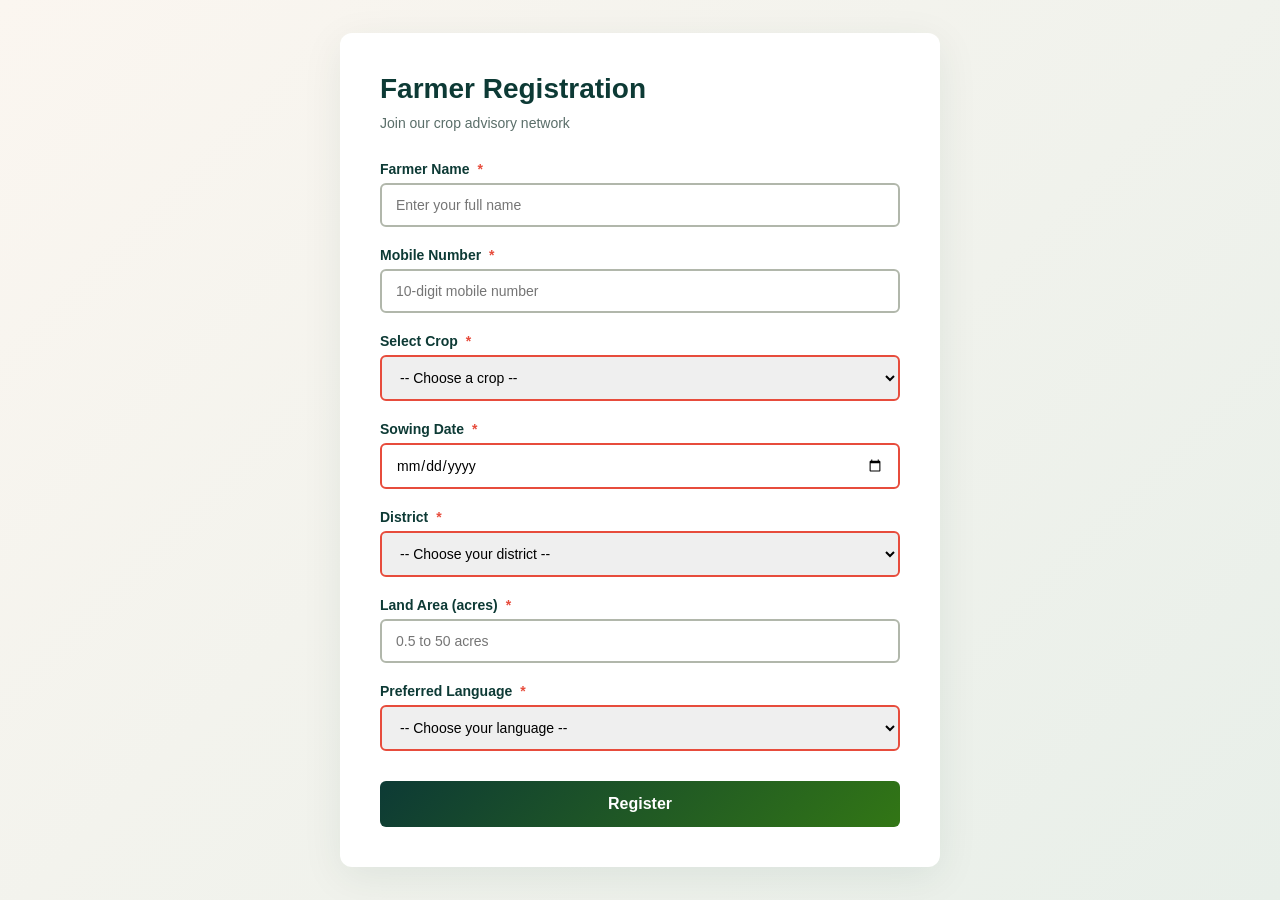
<file: index.html>
<!DOCTYPE html>
<html lang="en">
<head>
    <meta charset="UTF-8">
    <meta name="viewport" content="width=device-width, initial-scale=1.0">
    <title>Farmer Registration - Crop Advisory</title>
    <link rel="stylesheet" href="style.css">
</head>
<body>
    <div class="container">
        <h1>Farmer Registration</h1>
        <p class="subtitle">Join our crop advisory network</p>

        <div class="success-message" id="successMessage">
            ✓ Registration successful! Thank you for joining.
        </div>

        <form id="registrationForm" novalidate>
            <div class="form-group">
                <label for="name">
                    Farmer Name
                    <span class="required">*</span>
                </label>
                <input
                    type="text"
                    id="name"
                    name="farmerName"
                    minlength="2"
                    required
                    placeholder="Enter your full name"
                />
                <div class="error-message">Name must be at least 2 characters</div>
            </div>

            <div class="form-group">
                <label for="mobile">
                    Mobile Number
                    <span class="required">*</span>
                </label>
                <input
                    type="tel"
                    id="mobile"
                    name="mobileNumber"
                    pattern="[0-9]{10}"
                    required
                    placeholder="10-digit mobile number"
                />
                <div class="error-message">Please enter a valid 10-digit mobile number</div>
            </div>

            <div class="form-group">
                <label for="crop">
                    Select Crop
                    <span class="required">*</span>
                </label>
                <select id="crop" name="crop" required>
                    <option value="">-- Choose a crop --</option>
                    <option value="rice">Rice</option>
                    <option value="tomato">Tomato</option>
                    <option value="groundnut">Groundnut</option>
                </select>
                <div class="error-message">Please select a crop</div>
            </div>

            <div class="form-group">
                <label for="sowingDate">
                    Sowing Date
                    <span class="required">*</span>
                </label>
                <input
                    type="date"
                    id="sowingDate"
                    name="sowingDate"
                    required
                />
                <div class="error-message">Sowing date cannot be in the future</div>
            </div>

            <div class="form-group">
                <label for="district">
                    District
                    <span class="required">*</span>
                </label>
                <select id="district" name="district" required>
                    <option value="">-- Choose your district --</option>
                    <option value="chennai">Chennai</option>
                    <option value="coimbatore">Coimbatore</option>
                    <option value="madurai">Madurai</option>
                    <option value="salem">Salem</option>
                    <option value="tiruppur">Tiruppur</option>
                    <option value="vellore">Vellore</option>
                    <option value="erode">Erode</option>
                    <option value="kanchipuram">Kanchipuram</option>
                    <option value="villupuram">Villupuram</option>
                    <option value="ramanathapuram">Ramanathapuram</option>
                    <option value="Dindigul">Dindigul</option>
                </select>
                <div class="error-message">Please select your district</div>
            </div>

            <div class="form-group">
                <label for="area">
                    Land Area (acres)
                    <span class="required">*</span>
                </label>
                <input
                    type="number"
                    id="area"
                    name="landArea"
                    min="0.5"
                    max="50"
                    step="0.5"
                    required
                    placeholder="0.5 to 50 acres"
                />
                <div class="error-message">Land area must be between 0.5 and 50 acres</div>
            </div>

            <div class="form-group">
                <label for="language">
                    Preferred Language
                    <span class="required">*</span>
                </label>
                <select id="language" name="language" required>
                    <option value="">-- Choose your language --</option>
                    <option value="tamil">Tamil</option>
                    <option value="telugu">Telugu</option>
                    <option value="hindi">Hindi</option>
                    <option value="english">English</option>
                </select>
                <div class="error-message">Please select a language</div>
            </div>

            <button type="submit" id="registerBtn">Register</button>
        </form>
    </div>
    <script src="app.js"></script>
    <script>
        // On page load: if already registered, skip to dashboard
        if (localStorage.getItem('farmerProfile')) {
            window.location.href = 'dashboard.html';
        }
    </script>
</body>
</html>
</file>
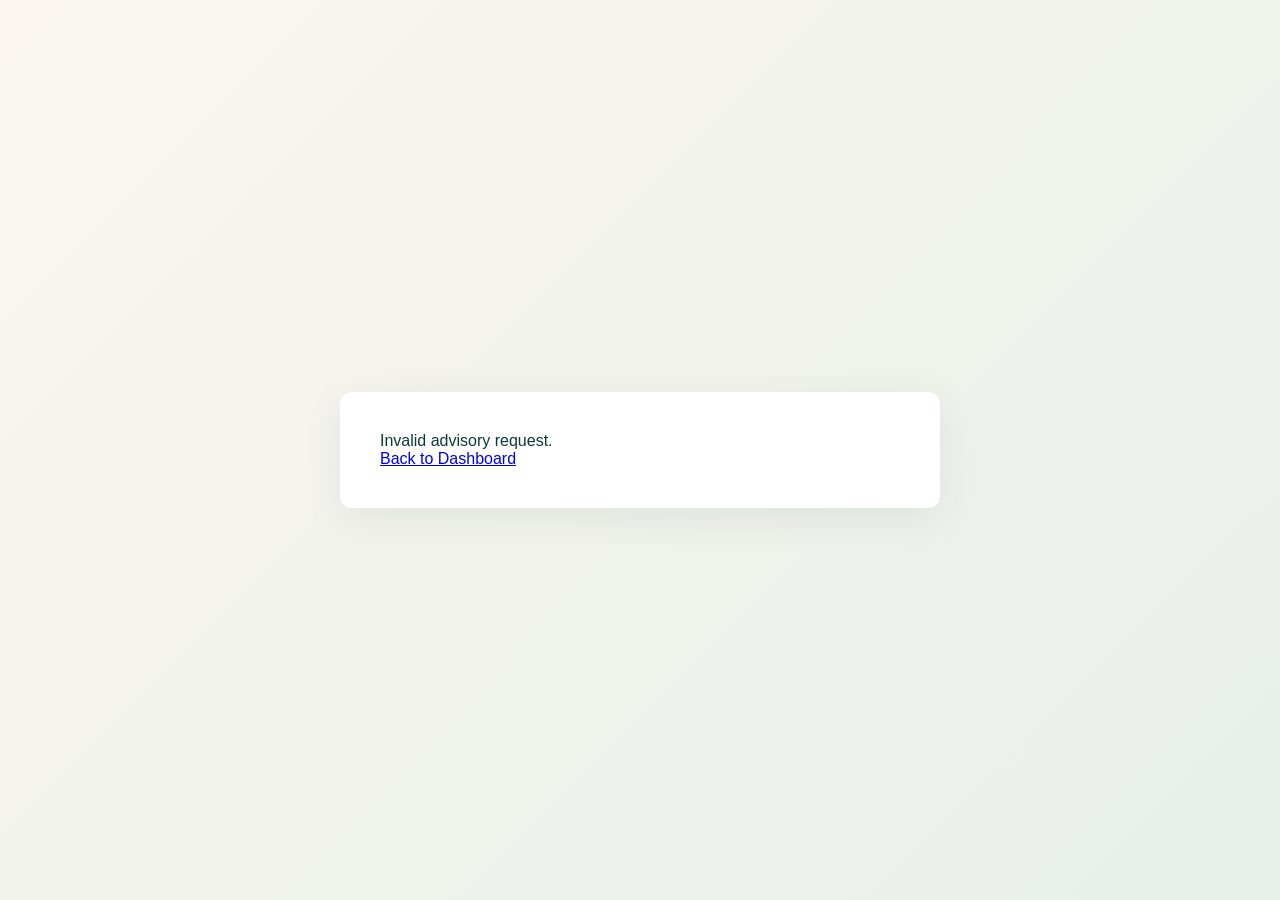
<file: advisory.html>
<!DOCTYPE html>
<html lang="en">
<head>
    <meta charset="UTF-8">
    <meta name="viewport" content="width=device-width, initial-scale=1.0">
    <title>Full Advisory - Crop Advisory</title>
    <link rel="stylesheet" href="style.css">
    <style>
        .advisory-detail {
            margin-bottom: 28px;
        }

        .advisory-detail h3 {
            color: var(--secondary);
            font-size: 16px;
            margin-bottom: 8px;
            text-transform: uppercase;
            letter-spacing: 0.5px;
        }

        .advisory-detail p {
            color: #555;
            line-height: 1.7;
            margin: 0;
        }

        .advisory-grid {
            display: grid;
            grid-template-columns: 1fr 1fr;
            gap: 24px;
            margin-bottom: 24px;
        }

        .stage-header {
            background: var(--gradient-primary);
            color: white;
            padding: 24px;
            border-radius: 8px;
            margin-bottom: 28px;
        }

        .stage-header h1 {
            margin: 0;
            font-size: 32px;
            color: white;
        }

        .stage-header .stage-info {
            margin-top: 12px;
            font-size: 14px;
            opacity: 0.95;
        }

        .back-button {
            display: inline-block;
            background: #f0f0f0;
            color: #333;
            padding: 10px 16px;
            border-radius: 6px;
            text-decoration: none;
            font-size: 14px;
            margin-bottom: 20px;
            transition: background 0.2s;
        }

        .back-button:hover {
            background: #e0e0e0;
        }

        .harvest-signal {
            background: #fff3cd;
            border-left: 4px solid #ffc107;
            padding: 16px;
            border-radius: 4px;
            margin-bottom: 20px;
        }

        .market-signal {
            background: #e8f4f8;
            border-left: 4px solid #17a2b8;
            padding: 16px;
            border-radius: 4px;
        }

        @media (max-width: 600px) {
            .advisory-grid {
                grid-template-columns: 1fr;
                gap: 16px;
            }

            .stage-header h1 {
                font-size: 24px;
            }

            .stage-header {
                padding: 16px;
            }
        }
    </style>
</head>
<body>
    <div class="container">
        <a href="dashboard.html" class="back-button">← Back to Dashboard</a>

        <div class="stage-header">
            <h1 id="stage-title">Loading...</h1>
            <div class="stage-info">
                <span id="crop-name">Crop</span> •
                <span id="day-range">Stage days</span>
            </div>
        </div>

        <div class="advisory-grid">
            <div class="advisory-detail">
                <h3>🌱 Fertilizer</h3>
                <p id="fertilizer">Loading...</p>
            </div>

            <div class="advisory-detail">
                <h3>💧 Irrigation</h3>
                <p id="irrigation">Loading...</p>
            </div>

            <div class="advisory-detail">
                <h3>🐛 Pest Watch</h3>
                <p id="pest-watch">Loading...</p>
            </div>

            <div class="advisory-detail">
                <h3>🦠 Disease Risk</h3>
                <p id="disease-risk">Loading...</p>
            </div>
        </div>

        <div class="harvest-signal">
            <h3 style="margin-top: 0; color: #856404;">✓ Harvest Signal</h3>
            <p id="harvest-signal">Loading...</p>
        </div>

        <div class="market-signal">
            <h3 style="margin-top: 0; color: #004085;">📊 Market Signal</h3>
            <p id="market-signal">Loading...</p>
        </div>

        <div style="text-align: center; margin-top: 32px; padding-top: 20px; border-top: 2px solid #e0e0e0;">
            <a href="dashboard.html" class="back-button">← Back to Dashboard</a>
        </div>
    </div>

    <script src="app.js"></script>
    <script>
        function loadAdvisory() {
            const params = new URLSearchParams(window.location.search);
            const crop = params.get('crop');
            const stageNum = parseInt(params.get('stage'));

            if (!crop || !stageNum) {
                document.body.innerHTML = '<div class="container"><p>Invalid advisory request.</p><a href="dashboard.html">Back to Dashboard</a></div>';
                return;
            }

            fetch('advisory.json')
                .then(res => res.json())
                .then(data => {
                    const stages = data[crop];
                    const stage = stages.find(s => s.stage === stageNum);

                    if (!stage) {
                        document.body.innerHTML = '<div class="container"><p>Stage not found.</p><a href="dashboard.html">Back to Dashboard</a></div>';
                        return;
                    }

                    // Capitalize crop name
                    const cropDisplay = crop.charAt(0).toUpperCase() + crop.slice(1);

                    // Populate advisory
                    document.getElementById('stage-title').textContent = stage.name;
                    document.getElementById('crop-name').textContent = cropDisplay;
                    document.getElementById('day-range').textContent = `Day ${stage.day_start} - ${stage.day_end}`;
                    document.getElementById('fertilizer').textContent = stage.fertilizer;
                    document.getElementById('irrigation').textContent = stage.irrigation;
                    document.getElementById('pest-watch').textContent = stage.pest_watch;
                    document.getElementById('disease-risk').textContent = stage.disease_risk;
                    document.getElementById('harvest-signal').textContent = stage.harvest_signal;
                    document.getElementById('market-signal').textContent = stage.market_signal;
                })
                .catch(err => {
                    console.error('Failed to load advisory:', err);
                    document.body.innerHTML = '<div class="container"><p>Failed to load advisory data.</p><a href="dashboard.html">Back to Dashboard</a></div>';
                });
        }

        document.addEventListener('DOMContentLoaded', loadAdvisory);
    </script>
</body>
</html>
</file>
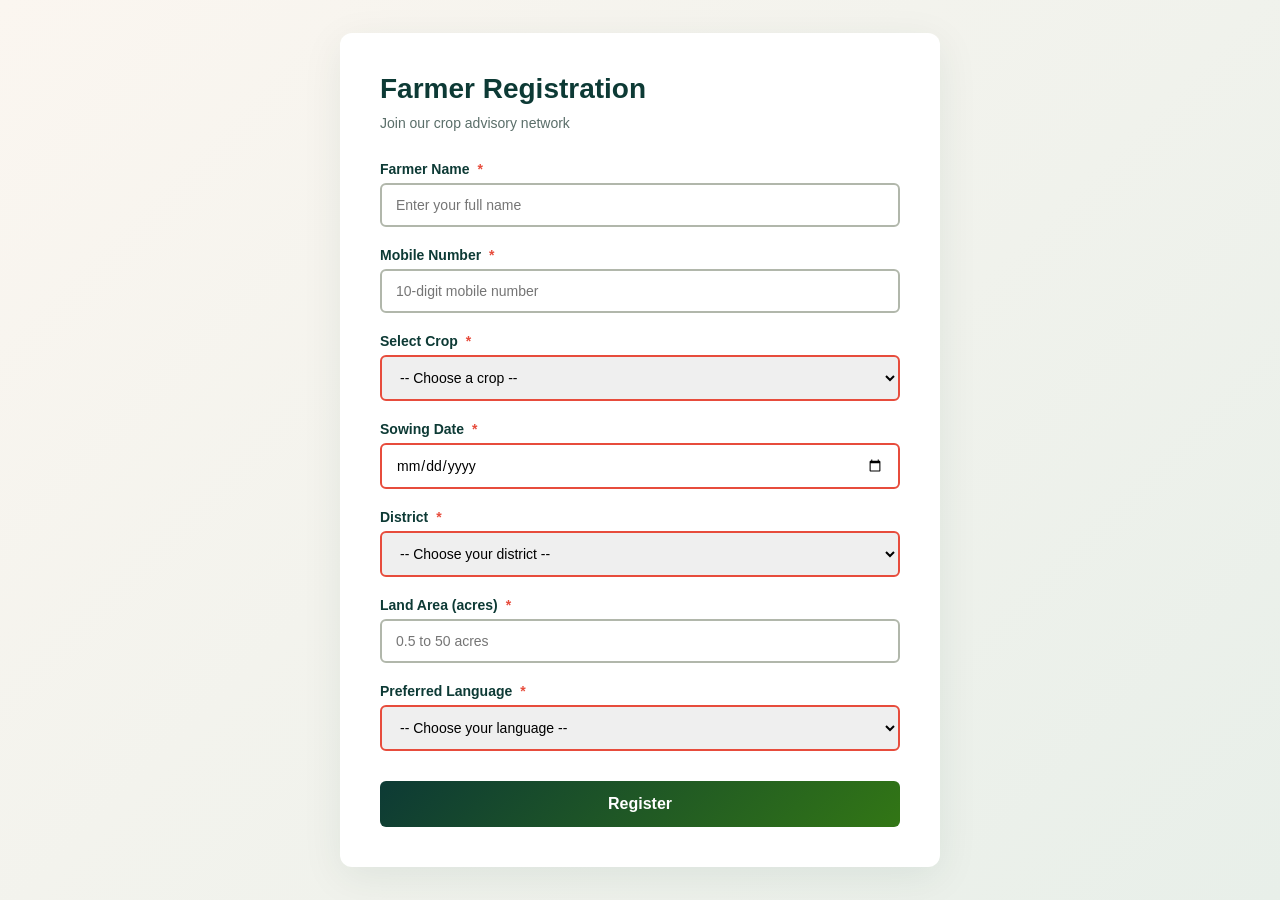
<file: dashboard.html>
<!DOCTYPE html>
<html lang="en">
<head>
    <meta charset="UTF-8">
    <meta name="viewport" content="width=device-width, initial-scale=1.0">
    <title>Crop Stage Dashboard - Crop Advisory</title>
    <link rel="stylesheet" href="style.css">
    <style>/* Dashboard-specific styles */
.dashboard-header {
    display: flex;
    justify-content: space-between;
    align-items: flex-start;
    margin-bottom: 30px;
    padding-bottom: 20px;
    border-bottom: 2px solid #e0e0e0;
}

.farmer-info h1 {
    margin: 0;
    color: #333;
}

.crop-badge {
    display: inline-block;
    background: var(--gradient-primary);
    color: white;
    padding: 6px 16px;
    border-radius: 20px;
    font-size: 12px;
    font-weight: 600;
    margin-top: 8px;
}

.days-counter {
    text-align: right;
    font-size: 14px;
    color: #666;
}

.days-counter p {
    margin: 0;
    font-weight: 500;
    color: var(--secondary);
}

.stage-section {
    position: relative;
    margin-bottom: 30px;
}

.current-stage {
    font-size: 24px;
    color: #333;
    margin: 0 0 20px 0;
}

.new-badge {
    display: none;
    background: #ff6b6b;
    color: white;
    padding: 4px 12px;
    border-radius: 4px;
    font-size: 11px;
    font-weight: 700;
    position: absolute;
    top: 0;
    right: 0;
}

.progress-section {
    margin-bottom: 30px;
}

.progress-section h3 {
    font-size: 14px;
    color: #666;
    margin-bottom: 16px;
}

.progress-bar {
    display: flex;
    justify-content: space-between;
    gap: 12px;
    align-items: center;
    border-radius: 0%;
}

.stage-dot {
    width: 24px;
    height: 24px;
    border-radius: 50%;
    border: 2px solid #e0e0e0;
    background: white;
    display: flex;
    align-items: center;
    justify-content: center;
    font-size: 12px;
    font-weight: bold;
    color: #999;
    transition: all 0.3s ease;
}

.stage-dot.active {
    background: #4CAF50;
    border-color: #4CAF50;
    color: white;
    box-shadow: 0 0 8px rgba(76, 175, 80, 0.4);
    animation: pulse 2s infinite;
}

.stage-dot.completed {
    background: #81C784;
    border-color: #81C784;
    color: white;
}

@keyframes pulse {
    0% {
        box-shadow: 0 0 8px rgba(76, 175, 80, 0.4);
    }
    50% {
        box-shadow: 0 0 16px rgba(76, 175, 80, 0.6);
    }
    100% {
        box-shadow: 0 0 8px rgba(76, 175, 80, 0.4);
    }
}

.advisory-card {
    background: #f8f9fa;
    border: 1px solid #e0e0e0;
    border-radius: 8px;
    padding: 24px;
    margin-bottom: 30px;
    border-color: #333;
}

.advisory-card h3 {
    margin-top: 0;
    color: #333;
    font-size: 16px;
}

#advisory-preview {
    color: #555;
    line-height: 1.6;
    margin: 16px 0;
    font-size: 14px;
}

.advisory-btn {
    display: inline-block;
    background: var(--gradient-primary);
    color: white;
    padding: 10px 20px;
    border-radius: 6px;
    text-decoration: none;
    font-size: 14px;
    font-weight: 600;
    transition: transform 0.2s, box-shadow 0.2s;
}

.advisory-btn:hover {
    transform: translateY(-2px);
    box-shadow: 0 6px 16px rgba(13, 58, 53, 0.2);
}

.dashboard-footer {
    text-align: center;
    padding-top: 20px;
    border-top: 2px solid #e0e0e0;
}

.back-link {
    color: var(--secondary);
    text-decoration: none;
    font-size: 14px;
    font-weight: 500;
    transition: color 0.2s;
}

.back-link:hover {
    color: var(--primary);
    text-decoration: underline;
}

@media (max-width: 600px) {
    .dashboard-header {
        flex-direction: column;
        gap: 16px;
    }

    .days-counter {
        text-align: left;
    }

    .new-badge {
        position: static;
        display: inline-block;
        margin-left: 8px;
    }

    .progress-bar {
        gap: 8px;
    }

    .stage-dot {
        width: 20px;
        height: 20px;
        font-size: 10px;
    }

    .advisory-card {
        padding: 16px;
    }

    .current-stage {
        font-size: 20px;
    }
}</style>
</head>
<body>
    <div class="container">
        <!-- Critical Stage Alert Banner -->
        <div class="critical-alert" id="criticalAlert" style="display:none;">
            <div class="alert-icon">⚠️</div>
            <div class="alert-content">
                <h3>Critical Stage Alert</h3>
                <p id="alertMessage">This stage requires immediate attention and close monitoring!</p>
            </div>
        </div>

        <div class="dashboard-header">
            <div class="farmer-info">
                <h1 id="farmer-name">Hello, Farmer</h1>
                <span class="crop-badge" id="crop-badge">Crop</span>
            </div>
            <div class="days-counter">
                <p id="days-count">0 days since sowing</p>
                <button class="edit-profile-btn" id="editProfileBtn">✏️ Edit</button>
            </div>
        </div>

        <div class="stage-section">
            <h2 id="stage-name" class="current-stage">Current Stage</h2>
            <span class="new-badge" id="new-badge">NEW STAGE</span>
        </div>

        <div class="progress-section">
            <h3>Progress</h3>
            <div class="linear-progress-bar" id="progressBar"></div>
        </div>

        <div class="advisory-card">
            <h3>Today's Advisory</h3>
            <p id="advisory-preview">Loading advisory...</p>
            <a id="advisory-link" href="advisory.html" class="advisory-btn">Read Full Advisory →</a>
        </div>

        <div class="dashboard-footer">
            <button class="back-link back-btn">← Back to Registration</button>
        </div>

        <!-- Stage Details Modal -->
        <div class="stage-modal" id="stageModal">
            <div class="modal-overlay" id="modalOverlay"></div>
            <div class="modal-content">
                <button class="modal-close" id="closeModal">✕</button>
                <div class="modal-header-with-tag">
                    <h2 id="modal-stage-name">Stage Name</h2>
                    <span class="critical-tag" id="criticalTag" style="display:none;">CRITICAL</span>
                </div>
                <div class="modal-stage-info">
                    <div class="info-item">
                        <strong>Days:</strong> <span id="modal-day-range"></span>
                    </div>
                </div>
                <div class="modal-advisory-section">
                    <h3>🌱 Fertilizer</h3>
                    <p id="modal-fertilizer"></p>
                </div>
                <div class="modal-advisory-section">
                    <h3>💧 Irrigation</h3>
                    <p id="modal-irrigation"></p>
                </div>
                <div class="modal-advisory-section">
                    <h3>🐛 Pest Watch</h3>
                    <p id="modal-pest-watch"></p>
                </div>
                <div class="modal-advisory-section">
                    <h3>🦠 Disease Risk</h3>
                    <p id="modal-disease-risk"></p>
                </div>
            </div>
        </div>

        <!-- Edit Profile Modal -->
        <div class="edit-modal" id="editModal">
            <div class="modal-overlay" id="editModalOverlay"></div>
            <div class="modal-content">
                <button class="modal-close" id="closeEditModal">✕</button>
                <h2>Edit Profile</h2>
                <div class="form-group">
                    <label for="editCrop">Crop</label>
                    <select id="editCrop" class="form-control">
                        <option value="rice">Rice</option>
                        <option value="tomato">Tomato</option>
                        <option value="groundnut">Groundnut</option>
                    </select>
                </div>
                <div class="form-group">
                    <label for="editSowingDate">Sowing Date</label>
                    <input type="date" id="editSowingDate" class="form-control">
                </div>
                <div class="button-group">
                    <button id="saveProfileBtn" class="save-btn">Save Changes</button>
                    <button id="cancelEditBtn" class="cancel-btn">Cancel</button>
                </div>
            </div>
        </div>
    </div>

    <script src="app.js"></script>
    <script src="dashboard.js"></script>
     
</body>
</html>
</file>
<file: style.css>
:root {
    --primary: #0D3A35;
    --secondary: #327615;
    --accent: #276152;
    --muted: #B1B7AB;
    --bg-main: #FBF6F0;
    --bg-card: #ffffff;
    --text-main: #0D3A35;
    --text-muted: #5a6e69;
    --border: #B1B7AB;
    --gradient-primary: linear-gradient(135deg, #0D3A35 0%, #327615 100%);
}

* {
    margin: 0;
    padding: 0;
    box-sizing: border-box;
}

body {
    font-family: -apple-system, BlinkMacSystemFont, 'Segoe UI', Roboto, Oxygen, Ubuntu, Cantarell, sans-serif;
    background: linear-gradient(135deg, var(--bg-main) 0%, #E8EFE9 100%);
    min-height: 100vh;
    display: flex;
    justify-content: center;
    align-items: center;
    padding: 20px;
    color: var(--text-main);
}

.container {
    background: var(--bg-card);
    border-radius: 12px;
    box-shadow: 0 10px 40px rgba(13, 58, 53, 0.08);
    padding: 40px;
    width: 100%;
    max-width: 600px;
}

h1 {
    color: var(--primary);
    margin-bottom: 10px;
    font-size: 28px;
}

.subtitle {
    color: var(--text-muted);
    margin-bottom: 30px;
    font-size: 14px;
}

form {
    display: flex;
    flex-direction: column;
    gap: 20px;
}

.form-group {
    display: flex;
    flex-direction: column;
    gap: 6px;
}

label {
    font-weight: 600;
    color: var(--primary);
    font-size: 14px;
}

.required {
    color: #e74c3c;
    margin-left: 4px;
}

/* Form input fields targeting by type and tag */
input[type="text"],
input[type="tel"],
input[type="date"],
input[type="number"],
select {
    padding: 12px 14px;
    border: 2px solid var(--border);
    border-radius: 6px;
    font-size: 14px;
    font-family: inherit;
    transition: border-color 0.3s, box-shadow 0.3s;
    width: 100%;
}

input[type="text"]:focus,
input[type="tel"]:focus,
input[type="date"]:focus,
input[type="number"]:focus,
select:focus {
    outline: none;
    border-color: var(--accent);
    box-shadow: 0 0 0 3px rgba(39, 97, 82, 0.1);
}

input:invalid:not(:placeholder-shown),
select:invalid {
    border-color: #e74c3c;
}

.error-message {
    color: #e74c3c;
    font-size: 12px;
    margin-top: 4px;
    display: none;
}

.error-message.show {
    display: block;
}

.form-group.invalid .error-message {
    display: block;
}

.form-group.invalid input,
.form-group.invalid select {
    border-color: #e74c3c;
}

/* Explicitly styling your new Register Button ID */
#registerBtn {
    background: var(--gradient-primary);
    color: white;
    border: none;
    padding: 14px 28px;
    border-radius: 6px;
    font-size: 16px;
    font-weight: 600;
    cursor: pointer;
    transition: transform 0.2s, box-shadow 0.2s;
    margin-top: 10px;
    width: 100%; /* Makes the button look neat and full-width inside the form */
}

#registerBtn:hover {
    transform: translateY(-2px);
    box-shadow: 0 8px 20px rgba(13, 58, 53, 0.25);
}

#registerBtn:active {
    transform: translateY(0);
}

.success-message {
    display: none;
    background: #d4edda;
    color: #155724;
    padding: 16px;
    border-radius: 6px;
    margin-bottom: 20px;
    border: 1px solid #c3e6cb;
    text-align: center;
}

.success-message.show {
    display: block;
}

/* Responsive adjustments */
@media (max-width: 600px) {
    .container {
        padding: 24px;
    }

    h1 {
        font-size: 24px;
    }

    input[type="text"],
    input[type="tel"],
    input[type="date"],
    input[type="number"],
    select {
        padding: 10px 12px;
        font-size: 16px;
    }
}


/* Stage Dot Interactive Styles */
.stage-dot {
    cursor: pointer;
}

.stage-dot:hover:not(.active):not(.completed) {
    border-color: var(--secondary);
    background: #f0f0f0;
    transform: scale(1.1);
}

.stage-dot.active:hover {
    transform: scale(1.15);
}

.stage-dot.completed:hover {
    transform: scale(1.1);
    box-shadow: 0 0 8px rgba(129, 199, 132, 0.4);
}

/* Modal Styles */
.stage-modal {
    display: none;
    position: fixed;
    top: 0;
    left: 0;
    width: 100%;
    height: 100%;
    z-index: 1000;
}

.stage-modal.active {
    display: flex;
    align-items: center;
    justify-content: center;
}

.modal-overlay {
    position: absolute;
    top: 0;
    left: 0;
    width: 100%;
    height: 100%;
    background: rgba(0, 0, 0, 0.5);
    cursor: pointer;
}

.modal-content {
    position: relative;
    background: white;
    border-radius: 12px;
    padding: 32px;
    max-width: 600px;
    max-height: 80vh;
    overflow-y: auto;
    box-shadow: 0 20px 60px rgba(0, 0, 0, 0.3);
    animation: slideUp 0.3s ease;
}

@keyframes slideUp {
    from {
        opacity: 0;
        transform: translateY(20px);
    }
    to {
        opacity: 1;
        transform: translateY(0);
    }
}

.modal-close {
    position: absolute;
    top: 16px;
    right: 16px;
    background: #f0f0f0;
    border: none;
    width: 32px;
    height: 32px;
    border-radius: 50%;
    cursor: pointer;
    font-size: 18px;
    font-weight: bold;
    color: #666;
    transition: background 0.2s, color 0.2s;
    display: flex;
    align-items: center;
    justify-content: center;
}

.modal-close:hover {
    background: #e0e0e0;
    color: #333;
}

#modal-stage-name {
    color: #333;
    font-size: 28px;
    margin-bottom: 16px;
    margin-top: 0;
}

.modal-stage-info {
    background: #f8f9fa;
    padding: 12px 16px;
    border-radius: 6px;
    margin-bottom: 20px;
    font-size: 14px;
    color: #555;
}

.modal-advisory-section {
    margin-bottom: 20px;
}

.modal-advisory-section h3 {
    color: var(--secondary);
    font-size: 14px;
    text-transform: uppercase;
    margin: 0 0 8px 0;
    letter-spacing: 0.5px;
}

.modal-advisory-section p {
    color: #555;
    line-height: 1.6;
    margin: 0;
    font-size: 14px;
}

/* Back button button element styling */
.back-btn {
    border: none;
    background: none;
    padding: 0;
    cursor: pointer;
    font-family: inherit;
}

@media (max-width: 600px) {
    .modal-content {
        max-width: 90%;
        padding: 24px;
        margin: 16px;
    }

    #modal-stage-name {
        font-size: 22px;
    }

    .modal-close {
        width: 28px;
        height: 28px;
        font-size: 16px;
    }

    .stage-dot:hover:not(.active):not(.completed) {
        transform: scale(1.05);
    }
}

/* Critical Stage Alert Banner */
.critical-alert {
    display: flex;
    align-items: center;
    gap: 16px;
    background: #fff3cd;
    border-left: 5px solid #ff9800;
    padding: 16px 20px;
    border-radius: 6px;
    margin-bottom: 24px;
    animation: slideDown 0.3s ease;
}

@keyframes slideDown {
    from {
        opacity: 0;
        transform: translateY(-10px);
    }
    to {
        opacity: 1;
        transform: translateY(0);
    }
}

.alert-icon {
    font-size: 24px;
    flex-shrink: 0;
}

.alert-content h3 {
    color: #856404;
    margin: 0 0 4px 0;
    font-size: 16px;
}

.alert-content p {
    color: #856404;
    margin: 0;
    font-size: 14px;
}

/* Edit Profile Button */
.edit-profile-btn {
    background: var(--gradient-primary);
    color: white;
    border: none;
    padding: 8px 16px;
    border-radius: 6px;
    font-size: 12px;
    font-weight: 600;
    cursor: pointer;
    transition: transform 0.2s, box-shadow 0.2s;
    margin-top: 8px;
    display: block;
}

.edit-profile-btn:hover {
    transform: translateY(-2px);
    box-shadow: 0 4px 12px rgba(13, 58, 53, 0.2);
}

/* Linear Progress Bar */
.linear-progress-bar {
    display: flex;
    gap: 4px;
    height: 32px;
    background: #f0f0f0;
    border-radius: 8px;
    padding: 4px;
    overflow: hidden;
}

.progress-segment {
    flex: 1;
    position: relative;
    cursor: pointer;
    border-radius: 4px;
    overflow: hidden;
    background: #e8e8e8;
    display: flex;
    align-items: center;
    justify-content: center;
    transition: all 0.3s ease;
}

.progress-segment:hover {
    filter: brightness(0.95);
    box-shadow: 0 0 8px rgba(0, 0, 0, 0.1);
}

.segment-fill {
    position: absolute;
    top: 0;
    left: 0;
    height: 100%;
    width: 100%;
    transition: all 0.3s ease;
}

.segment-fill.completed {
    background: linear-gradient(135deg, #81C784 0%, #66BB6A 100%);
}

.segment-fill.active {
    background: linear-gradient(135deg, #4CAF50 0%, #43A047 100%);
    animation: progressPulse 2s infinite;
}

@keyframes progressPulse {
    0%, 100% {
        box-shadow: inset 0 0 0 3px rgba(255, 255, 255, 0.3);
    }
    50% {
        box-shadow: inset 0 0 0 3px rgba(255, 255, 255, 0.6);
    }
}

.segment-fill.future {
    background: #e0e0e0;
}

.segment-label {
    position: relative;
    z-index: 2;
    font-size: 12px;
    font-weight: bold;
    color: #333;
    text-shadow: 0 1px 1px rgba(255, 255, 255, 0.5);
}

.progress-segment.active .segment-label,
.progress-segment:has(.segment-fill.completed) .segment-label {
    color: white;
    text-shadow: 0 1px 2px rgba(0, 0, 0, 0.3);
}

/* Edit Modal */
.edit-modal {
    display: none;
    position: fixed;
    top: 0;
    left: 0;
    width: 100%;
    height: 100%;
    z-index: 1001;
}

.edit-modal.active {
    display: flex;
    align-items: center;
    justify-content: center;
}

.edit-modal .modal-overlay {
    position: absolute;
    top: 0;
    left: 0;
    width: 100%;
    height: 100%;
    background: rgba(0, 0, 0, 0.5);
    cursor: pointer;
}

.edit-modal .modal-content {
    position: relative;
    background: white;
    border-radius: 12px;
    padding: 32px;
    max-width: 500px;
    width: 90%;
    box-shadow: 0 20px 60px rgba(0, 0, 0, 0.3);
    animation: slideUp 0.3s ease;
}

.edit-modal .modal-content h2 {
    color: #333;
    margin: 0 0 24px 0;
    font-size: 24px;
}

.edit-modal .form-group {
    margin-bottom: 20px;
    display: flex;
    flex-direction: column;
    gap: 8px;
}

.edit-modal .form-group label {
    font-weight: 600;
    color: #333;
    font-size: 14px;
}

.form-control {
    padding: 12px 14px;
    border: 2px solid #e0e0e0;
    border-radius: 6px;
    font-size: 14px;
    font-family: inherit;
    transition: border-color 0.3s, box-shadow 0.3s;
}

.form-control:focus {
    outline: none;
    border-color: #667eea;
    box-shadow: 0 0 0 3px rgba(102, 126, 234, 0.1);
}

.button-group {
    display: flex;
    gap: 12px;
    margin-top: 24px;
}

.save-btn {
    flex: 1;
    background: var(--gradient-primary);
    color: white;
    border: none;
    padding: 12px 24px;
    border-radius: 6px;
    font-size: 14px;
    font-weight: 600;
    cursor: pointer;
    transition: transform 0.2s, box-shadow 0.2s;
}

.save-btn:hover {
    transform: translateY(-2px);
    box-shadow: 0 8px 20px rgba(13, 58, 53, 0.25);
}

.cancel-btn {
    flex: 1;
    background: #f0f0f0;
    color: #333;
    border: none;
    padding: 12px 24px;
    border-radius: 6px;
    font-size: 14px;
    font-weight: 600;
    cursor: pointer;
    transition: background 0.2s;
}

.cancel-btn:hover {
    background: #e0e0e0;
}

/* Mobile Responsive */
@media (max-width: 600px) {
    .critical-alert {
        padding: 12px 16px;
        gap: 12px;
    }

    .alert-icon {
        font-size: 20px;
    }

    .alert-content h3 {
        font-size: 14px;
    }

    .alert-content p {
        font-size: 12px;
    }

    .linear-progress-bar {
        height: 28px;
    }

    .segment-label {
        font-size: 10px;
    }

    .edit-profile-btn {
        padding: 6px 12px;
        font-size: 11px;
    }

    .days-counter {
        width: 100%;
    }

    .edit-modal .modal-content {
        padding: 24px;
    }

    .button-group {
        flex-direction: column;
    }
}

/* Modal Header with Critical Tag */
.modal-header-with-tag {
    display: flex;
    align-items: center;
    gap: 12px;
    margin-bottom: 16px;
}

.modal-header-with-tag h2 {
    margin: 0;
    flex: 1;
}

.critical-tag {
    display: inline-block;
    background: #ff6b6b;
    color: white;
    padding: 4px 12px;
    border-radius: 20px;
    font-size: 11px;
    font-weight: 700;
    letter-spacing: 0.5px;
    white-space: nowrap;
    animation: pulse 2s infinite;
}

@keyframes criticalPulse {
    0%, 100% {
        box-shadow: 0 0 8px rgba(255, 107, 107, 0.4);
    }
    50% {
        box-shadow: 0 0 16px rgba(255, 107, 107, 0.7);
    }
}

.critical-tag {
    animation: criticalPulse 2s infinite;
}

@media (max-width: 600px) {
    .modal-header-with-tag {
        flex-wrap: wrap;
    }

    .critical-tag {
        font-size: 10px;
        padding: 3px 10px;
    }
}
</file>
